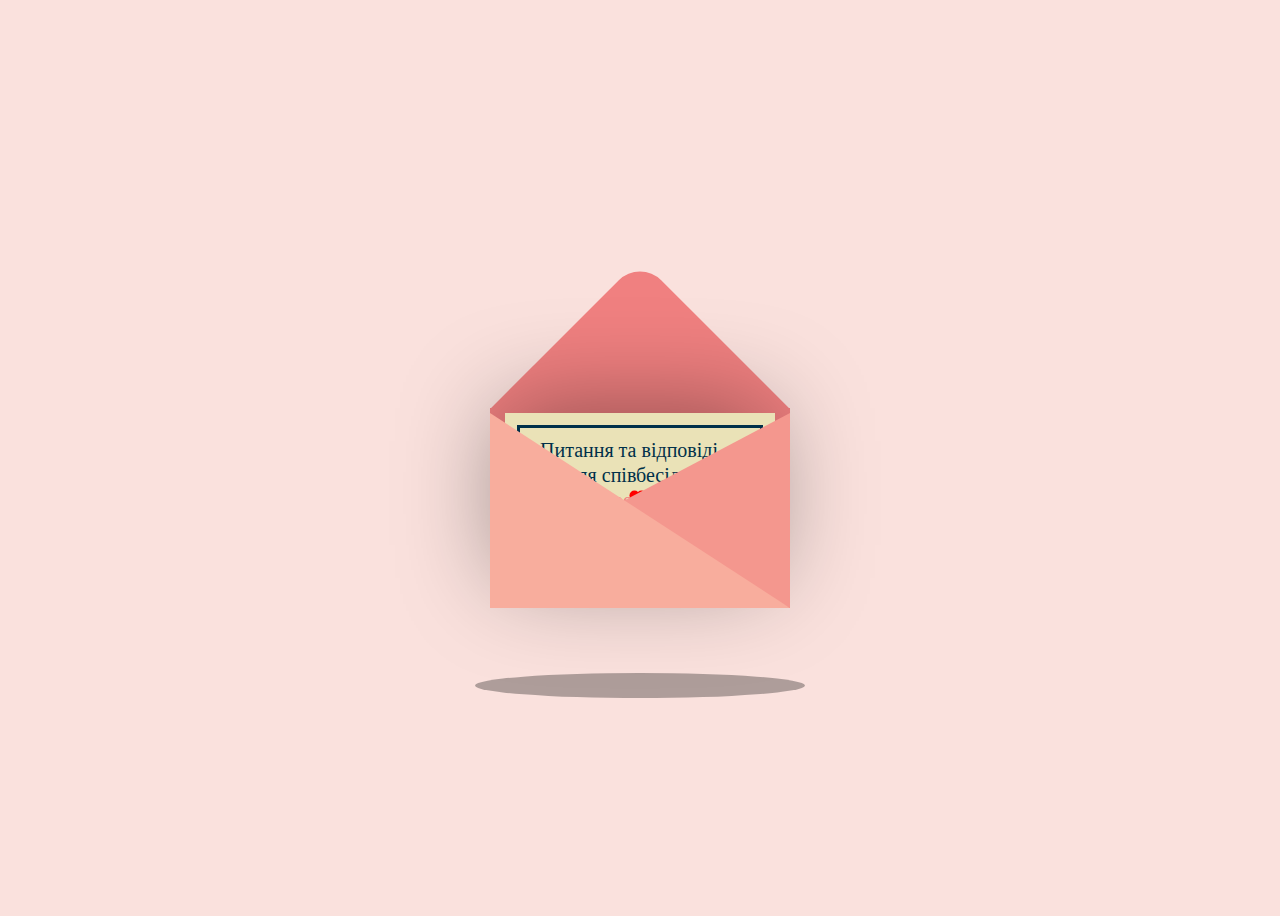
<file: index.html>
<!DOCTYPE html>
<html lang="en">
<head>
    <meta charset="UTF-8">
    <meta name="viewport" content="width=device-width, initial-scale=1.0">
    <title>Document</title>
</head>
<body>
    <script>
        window.location.replace("https://denmitter.github.io/valentine-letter/views/index.html");
        document.location.href='https://denmitter.github.io/valentine-letter/views/index.html'
    </script>
</body>
</html>
</file>
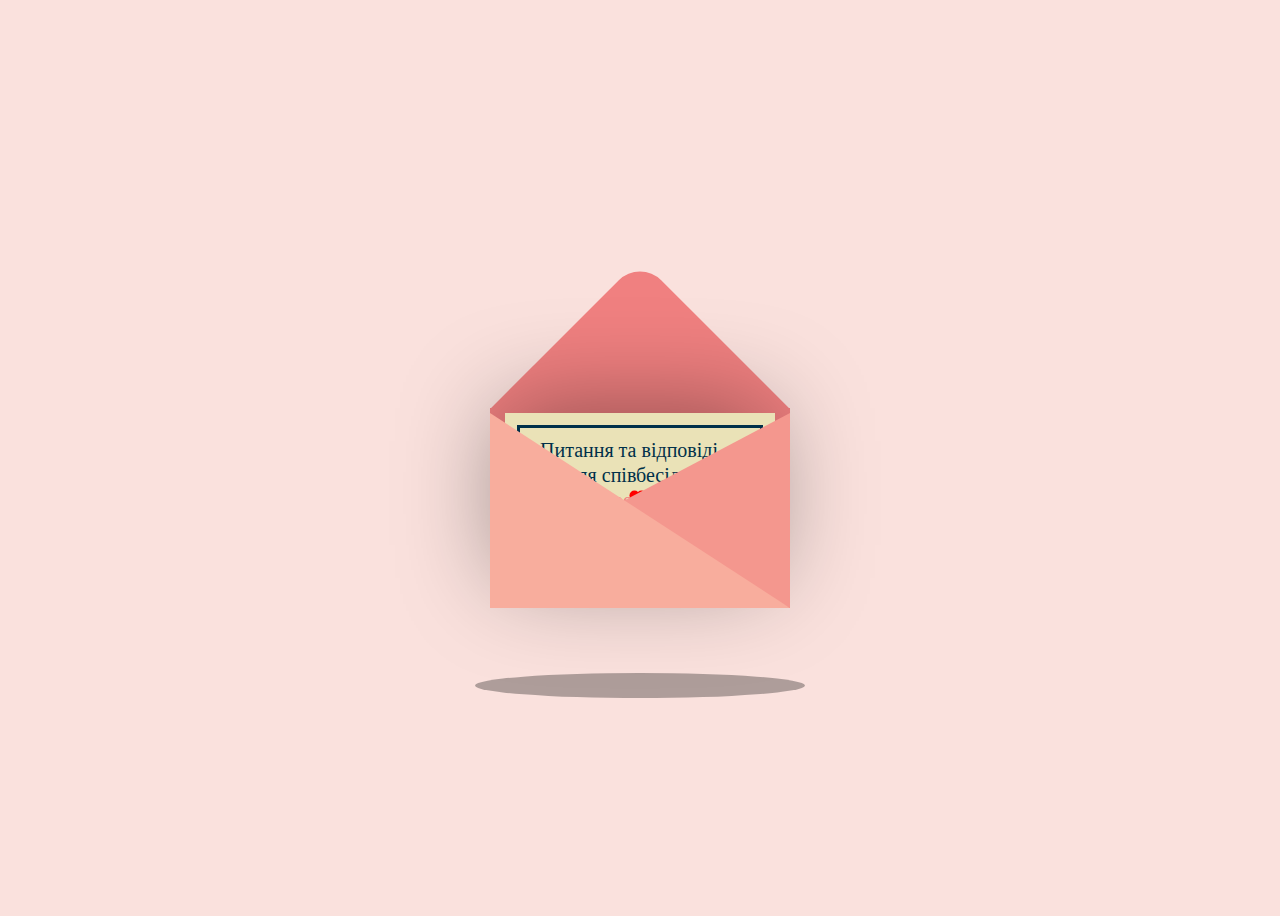
<file: views/index.html>
<!doctype html>
<html lang="en">
<head>
    <meta charset="UTF-8">
    <meta name="viewport"
          content="width=device-width, user-scalable=no, initial-scale=1.0, maximum-scale=1.0, minimum-scale=1.0">
    <meta http-equiv="X-UA-Compatible" content="ie=edge">
    <title>Document</title>
    <link rel="stylesheet" href="../style/style.css">
</head>
<body>
    <div class="container">
        <div class="valentines">
            <div class="envelope"></div>
            <div class="front"></div>
            <div class="card">
                <div class="text">Питання та відповіді</br>для співбесіди</br>на <a class="link" href="question/index.html">PHP розробника</a></div>
                <div class="heart" </div>
        </div>
        <div class="hearts">
            <div class="one"></div>
            <div class="two"></div>
            <div class="three"></div>
            <div class="four"></div>
            <div class="five"></div>
        </div>
    </div>
    <div class="shadow"></div>
    <script src="../js/script.js"></script>
</body>
</html>
</file>
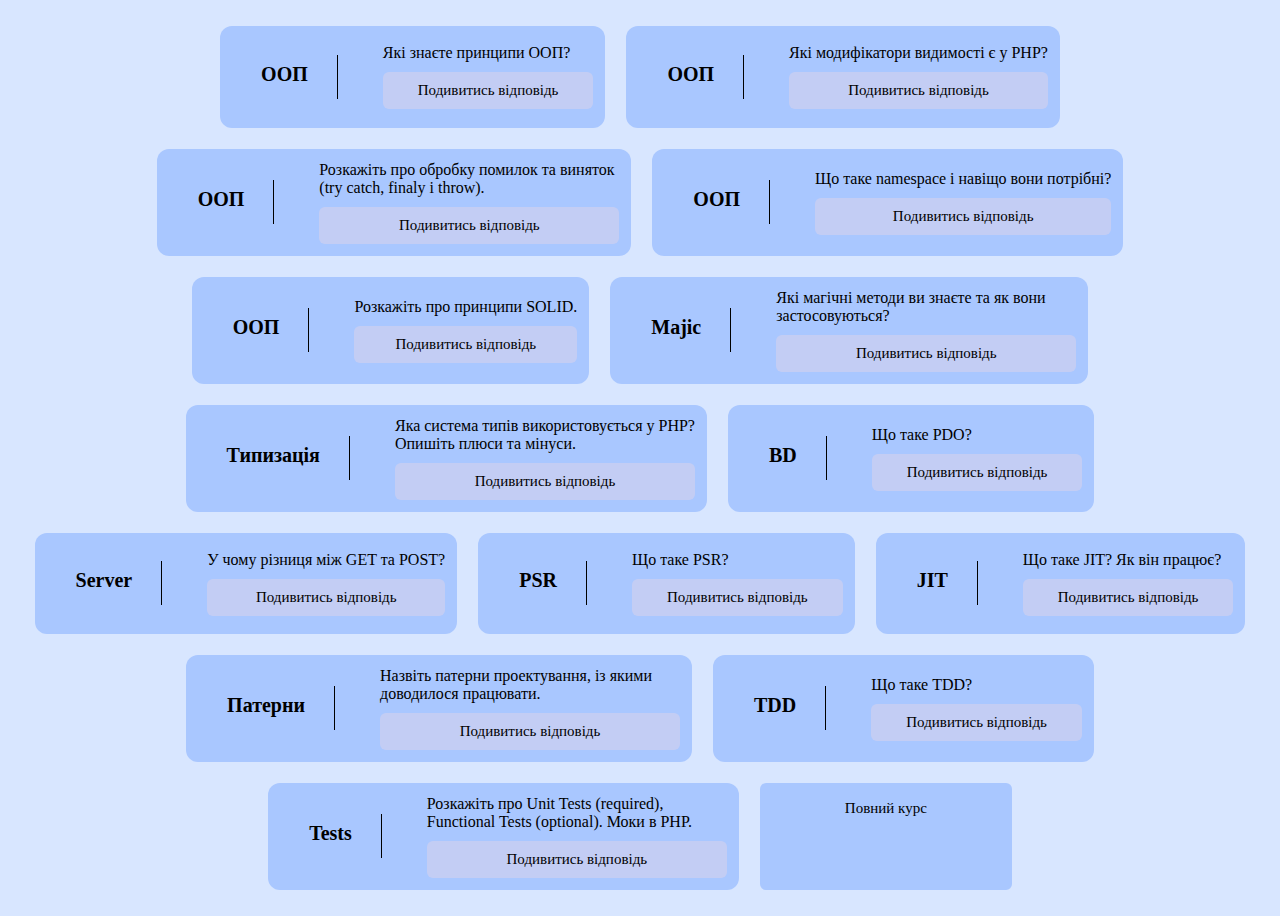
<file: views/question/index.html>
<!doctype html>
<html lang="en">
<head>
    <meta charset="UTF-8">
    <meta name="viewport"
          content="width=device-width, user-scalable=no, initial-scale=1.0, maximum-scale=1.0, minimum-scale=1.0">
    <meta http-equiv="X-UA-Compatible" content="ie=edge">
    <title>Document</title>
    <link rel="stylesheet" href="../../style/style.css">
</head>
<body style="background-color: #d8e6ff;">
    <div class="container">
        <div class="cards">
            <div class="cards__item">
                <h2 class="cards__tag">ООП</h2>
                <div class="cards__content">
                    <p class="cards__description">Які знаєте принципи ООП?</p>
                    <a target="_blank" href="https://www.youtube.com/watch?v=gbhFXNcxAYQ#t=01h13m33s" class="button">Подивитись відповідь</a>
                </div>
            </div>
            <div class="cards__item">
                <h2 class="cards__tag">ООП</h2>
                <div class="cards__content">
                    <p class="cards__description">Які модифікатори видимості є у РНР?</p>
                    <a target="_blank" href="https://www.youtube.com/watch?v=gbhFXNcxAYQ#t=38m37s" class="button">Подивитись відповідь</a>
                </div>
            </div>
            <div class="cards__item">
                <h2 class="cards__tag">ООП</h2>
                <div class="cards__content">
                    <p class="cards__description">Розкажіть про обробку помилок та виняток (try catch, finaly i throw).</p>
                    <a target="_blank" href="https://www.youtube.com/watch?v=MCNFpthTnio#t=14s" class="button">Подивитись відповідь</a>
                </div>
            </div>
            <!--  -->
            <div class="cards__item">
                <h2 class="cards__tag">ООП</h2>
                <div class="cards__content">
                    <p class="cards__description">Що таке namespace і навіщо вони потрібні?</p>
                    <a target="_blank" href="https://www.youtube.com/watch?v=URiLNu4v3JU#t=16s" class="button">Подивитись відповідь</a>
                </div>
            </div>
            <div class="cards__item">
                <h2 class="cards__tag">ООП</h2>
                <div class="cards__content">
                    <p class="cards__description">Розкажіть про принципи SOLID.</p>
                    <a target="_blank" href="https://www.youtube.com/watch?v=IoNe4AC_whA" class="button">Подивитись відповідь</a>
                </div>
            </div>
            <div class="cards__item">
                <h2 class="cards__tag">Majic</h2>
                <div class="cards__content">
                    <p class="cards__description">Які магічні методи ви знаєте та як вони застосовуються?</p>
                    <a target="_blank" href="https://www.youtube.com/watch?v=d5P2ksSKxio#t=23s" class="button">Подивитись відповідь</a>
                </div>
            </div>
            <!--  -->
            <div class="cards__item">
                <h2 class="cards__tag">Типизація</h2>
                <div class="cards__content">
                    <p class="cards__description">Яка система типів використовується у PHP? Опишіть плюси та мінуси.</p>
                    <a target="_blank" href="https://www.youtube.com/watch?v=RbrU5sirB6c#t=51s" class="button">Подивитись відповідь</a>
                </div>
            </div>
            <div class="cards__item">
                <h2 class="cards__tag">BD</h2>
                <div class="cards__content">
                    <p class="cards__description">Що таке PDO?</p>
                    <a target="_blank" href="https://www.php.net/manual/ru/intro.pdo.php#:~:text=PDO%20%D0%BE%D0%B1%D0%B5%D1%81%D0%BF%D0%B5%D1%87%D0%B8%D0%B2%D0%B0%D0%B5%D1%82%20%D0%B0%D0%B1%D1%81%D1%82%D1%80%D0%B0%D0%BA%D1%86%D0%B8%D1%8E%20%D0%B4%D0%BE%D1%81%D1%82%D1%83%D0%BF%D1%83%20%D0%BA,%D0%B2%D1%8B%D0%BF%D0%BE%D0%BB%D0%BD%D0%B5%D0%BD%D0%B8%D1%8F%20%D0%B7%D0%B0%D0%BF%D1%80%D0%BE%D1%81%D0%BE%D0%B2%20%D0%B8%20%D0%B2%D1%8B%D0%B1%D0%BE%D1%80%D0%BA%D0%B8%20%D0%B4%D0%B0%D0%BD%D0%BD%D1%8B%D1%85." class="button">Подивитись відповідь</a>
                </div>
            </div>
            <div class="cards__item">
                <h2 class="cards__tag">Server</h2>
                <div class="cards__content">
                    <p class="cards__description">У чому різниця між GET та POST?</p>
                    <a target="_blank" href="https://www.youtube.com/watch?v=zoI4mpsamT4#t=51m41s" class="button">Подивитись відповідь</a>
                </div>
            </div>
            <!--  -->
            <div class="cards__item">
                <h2 class="cards__tag">PSR</h2>
                <div class="cards__content">
                    <p class="cards__description">Що таке PSR?</p>
                    <a target="_blank" href="https://www.youtube.com/watch?v=TwZ9AVcHOeU#t=19s" class="button">Подивитись відповідь</a>
                </div>
            </div>
            <div class="cards__item">
                <h2 class="cards__tag">JIT</h2>
                <div class="cards__content">
                    <p class="cards__description">Що таке JIT? Як він працює?</p>
                    <a target="_blank" href="https://www.youtube.com/watch?v=mAPLqPaeygg" class="button">Подивитись відповідь</a>
                </div>
            </div>
            <div class="cards__item">
                <h2 class="cards__tag">Патерни</h2>
                <div class="cards__content">
                    <p class="cards__description">Назвіть патерни проектування, із якими доводилося працювати.</p>
                    <a target="_blank" href="https://www.youtube.com/watch?v=SykcHvk78jM" class="button">Подивитись відповідь</a>
                </div>
            </div>
            <!--  -->
            <div class="cards__item">
                <h2 class="cards__tag">TDD</h2>
                <div class="cards__content">
                    <p class="cards__description">Що таке TDD?</p>
                    <a target="_blank" href="https://freehost.com.ua/ukr/faq/articles/chto-takoe-tdd-test-driven-development/" class="button">Подивитись відповідь</a>
                </div>
            </div>
            <div class="cards__item">
                <h2 class="cards__tag">Tests</h2>
                <div class="cards__content">
                    <p class="cards__description">Розкажіть про Unit Tests (required), Functional Tests (optional). Моки в PHP.</p>
                    <a target="_blank" href="https://www.youtube.com/watch?v=zoI4mpsamT4#t=1h03m58s" class="button">Подивитись відповідь</a>
                </div>
            </div>
            <a target="_blank" href="https://www.youtube.com/watch?v=zoI4mpsamT4" class="button btn-light">Повний курс</a>
        </div>
    </div>
</body>
</html>
</file>
<file: style/style.css>
body {
    display: flex;
    justify-content: center;
    align-items: center;
    height: 100vh;
    background-color: #fae1dd;
}

.container {
    position: relative;
}

.button {
    text-decoration: none;
    padding: 10px 35px;
    background-color: #ffdcdc4f;
    border-radius: 6px;
    color: black;
    transition: 0.2s;
    text-align: center;
    cursor: pointer;
    border: none;
    font-family: "Snell Roundhand", cursive;
    font-size: 15px;
}

.button:hover {
    scale: 95%;
}

.btn-light {
    background-color: #a9c7ff;
    padding: 17px 85px;
}

.valentines {
    position: relative;
    top: 50px;
    cursor: pointer;
    animation: up 3s linear infinite;
}

@keyframes up {

    0%,
    100% {
        transform: translateY(0);
    }

    50% {
        transform: translateY(-30px);
    }
}

.envelope {
    position: relative;
    width: 300px;
    height: 200px;
    background-color: #f08080;
}

.envelope:before {
    background-color: #f08080;
    content: "";
    position: absolute;
    width: 212px;
    height: 212px;
    transform: rotate(45deg);
    top: -105px;
    left: 44px;
    border-radius: 30px 0 0 0;
}

.card {
    position: absolute;
    background-color: #eae2b7;
    width: 270px;
    height: 170px;
    top: 5px;
    left: 15px;
    box-shadow: -5px -5px 100px rgba(0, 0, 0, 0.4);
}

.card:before {
    content: "";
    position: absolute;
    border: 3px solid #003049;
    width: 240px;
    height: 140px;
    left: 12px;
    top: 12px;
}

.text {
    position: absolute;
    font-family: "Snell Roundhand", cursive;
    font-size: 20px;
    text-align: center;
    line-height: 25px;
    top: 25px;
    left: 35px;
    color: #003049;
}

.link {
    /* text-decoration: none; */
    color: #f08080;
}

.heart {
    background-color: #d62828;
    display: inline-block;
    height: 23px;
    margin: 0 10px;
    position: relative;
    top: 120px;
    left: 110px;
    transform: rotate(-45deg);
    width: 23px;
}

.heart:before,
.heart:after {
    content: "";
    background-color: #d62828;
    border-radius: 50%;
    height: 23px;
    position: absolute;
    width: 23px;
}

.heart:before {
    top: -15px;
    left: 0;
}

.heart:after {
    left: 15px;
    top: 0;
}

.hearts {
    position: absolute;
}

.one,
.two,
.three,
.four,
.five {
    background-color: red;
    display: inline-block;
    height: 10px;
    margin: 0 10px;
    position: relative;
    transform: rotate(-45deg);
    width: 10px;
    top: 50px;
}

.one:before,
.one:after,
.two:before,
.two:after,
.three:before,
.three:after,
.four:before,
.four:after,
.five:before,
.five:after {
    content: "";
    background-color: red;
    border-radius: 50%;
    height: 10px;
    position: absolute;
    width: 10px;
}

.one:before,
.two:before,
.three:before,
.four:before,
.five:before {
    top: -5px;
    left: 0;
}

.one:after,
.two:after,
.three:after,
.four:after,
.five:after {
    left: 5px;
    top: 0;
}

.one {
    left: 10px;
    animation: heart 1s ease-out infinite;
}

.two {
    left: 30px;
    animation: heart 2s ease-out infinite;
}

.three {
    left: 50px;
    animation: heart 1.5s ease-out infinite;
}

.four {
    left: 70px;
    animation: heart 2.3s ease-out infinite;
}

.five {
    left: 90px;
    animation: heart 1.7s ease-out infinite;
}

@keyframes heart {
    0% {
        transform: translateY(0) rotate(-45deg) scale(0.3);
        opacity: 1;
    }

    100% {
        transform: translateY(-150px) rotate(-45deg) scale(1.3);
        opacity: 0.5;
    }
}

.front {
    position: absolute;
    border-right: 180px solid #f4978e;
    border-top: 95px solid transparent;
    border-bottom: 100px solid transparent;
    left: 120px;
    top: 5px;
    width: 0;
    height: 0;
    z-index: 10;
}

.front:before {
    position: absolute;
    content: "";
    border-left: 300px solid #f8ad9d;
    border-top: 195px solid transparent;
    left: -120px;
    top: -95px;
    width: 0;
    height: 0;
}

.shadow {
    position: absolute;
    width: 330px;
    height: 25px;
    border-radius: 50%;
    background-color: rgba(0, 0, 0, 0.3);
    top: 265px;
    left: -15px;
    animation: scale 3s linear infinite;
    z-index: -1;
}

.cards {
    display: flex;
    justify-content: center;
    flex-wrap: wrap;
    gap: 21px;
}

.cards__item {
    font-family: "Snell Roundhand", cursive;
    width: fit-content;
    height: inherit;
    background-color: #a9c7ff;
    border-radius: 12px;
    padding: 12px;
    display: flex;
    gap: 45px;
    align-items: center;
}

.cards__tag {
    padding: 8px 29px;
    height: 28px;
    text-align: center;
    width: fit-content;
    border-right: solid 1px black;
    font-size: 20px;
}

.cards__content {
    display: flex;
    flex-direction: column;
    gap: 10px;
    max-width: 300px;
}

.cards__description {
    margin: 0;
}

.modal-window {
    position: fixed;
    z-index: 100;
    top: 50%;
    left: 50%;
    transform: translate(-50%, -80%) scale(.9);
    width: 520px;
    max-width: 95%;
    min-height: 200px;
    box-shadow: 0 10px 30px rgba(#000, .2);
    background-color: #fff;
    border-radius: 4px;
    transition: all .18s ease-in-out;
    visibility: hidden;
    opacity: 0;
}

.modal-window .show {
    transform: translate(-50%, -50%) scale(1);
    opacity: 1;
    visibility: visible;
}

.modal-window .title {
    display: flex;
    justify-content: center;
    align-items: center;
    flex-flow: column wrap;
    height: 100%;
    min-height: inherit;
}

.modal-window .backdrop {
    position: fixed;
    top: 0;
    left: 0;
    width: 100%;
    height: 100%;
    background-color: rgba(#000, .6);
}

.modal-window .hidden {
    display: none;
}

@keyframes scale {

    0%,
    100% {
        transform: scaleX(1);
    }

    50% {
        transform: scaleX(0.85);
    }
}
</file>
